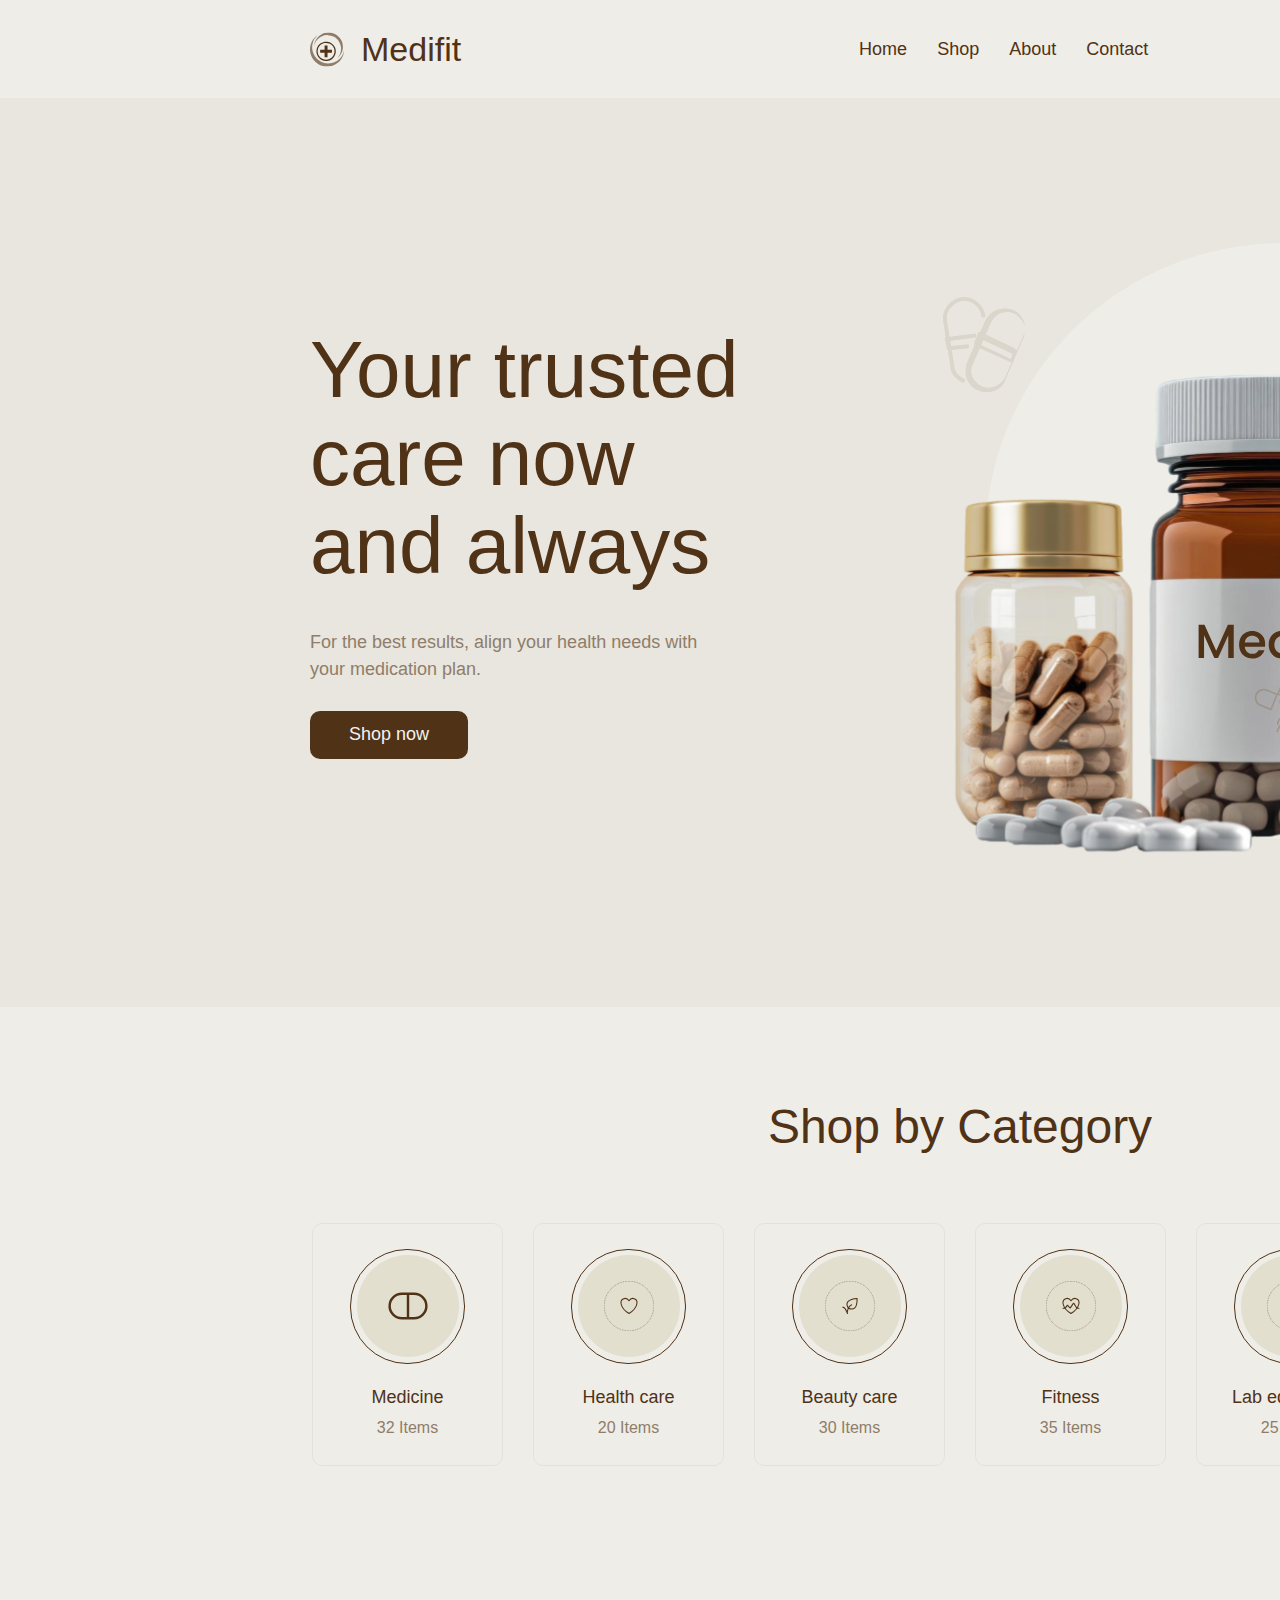
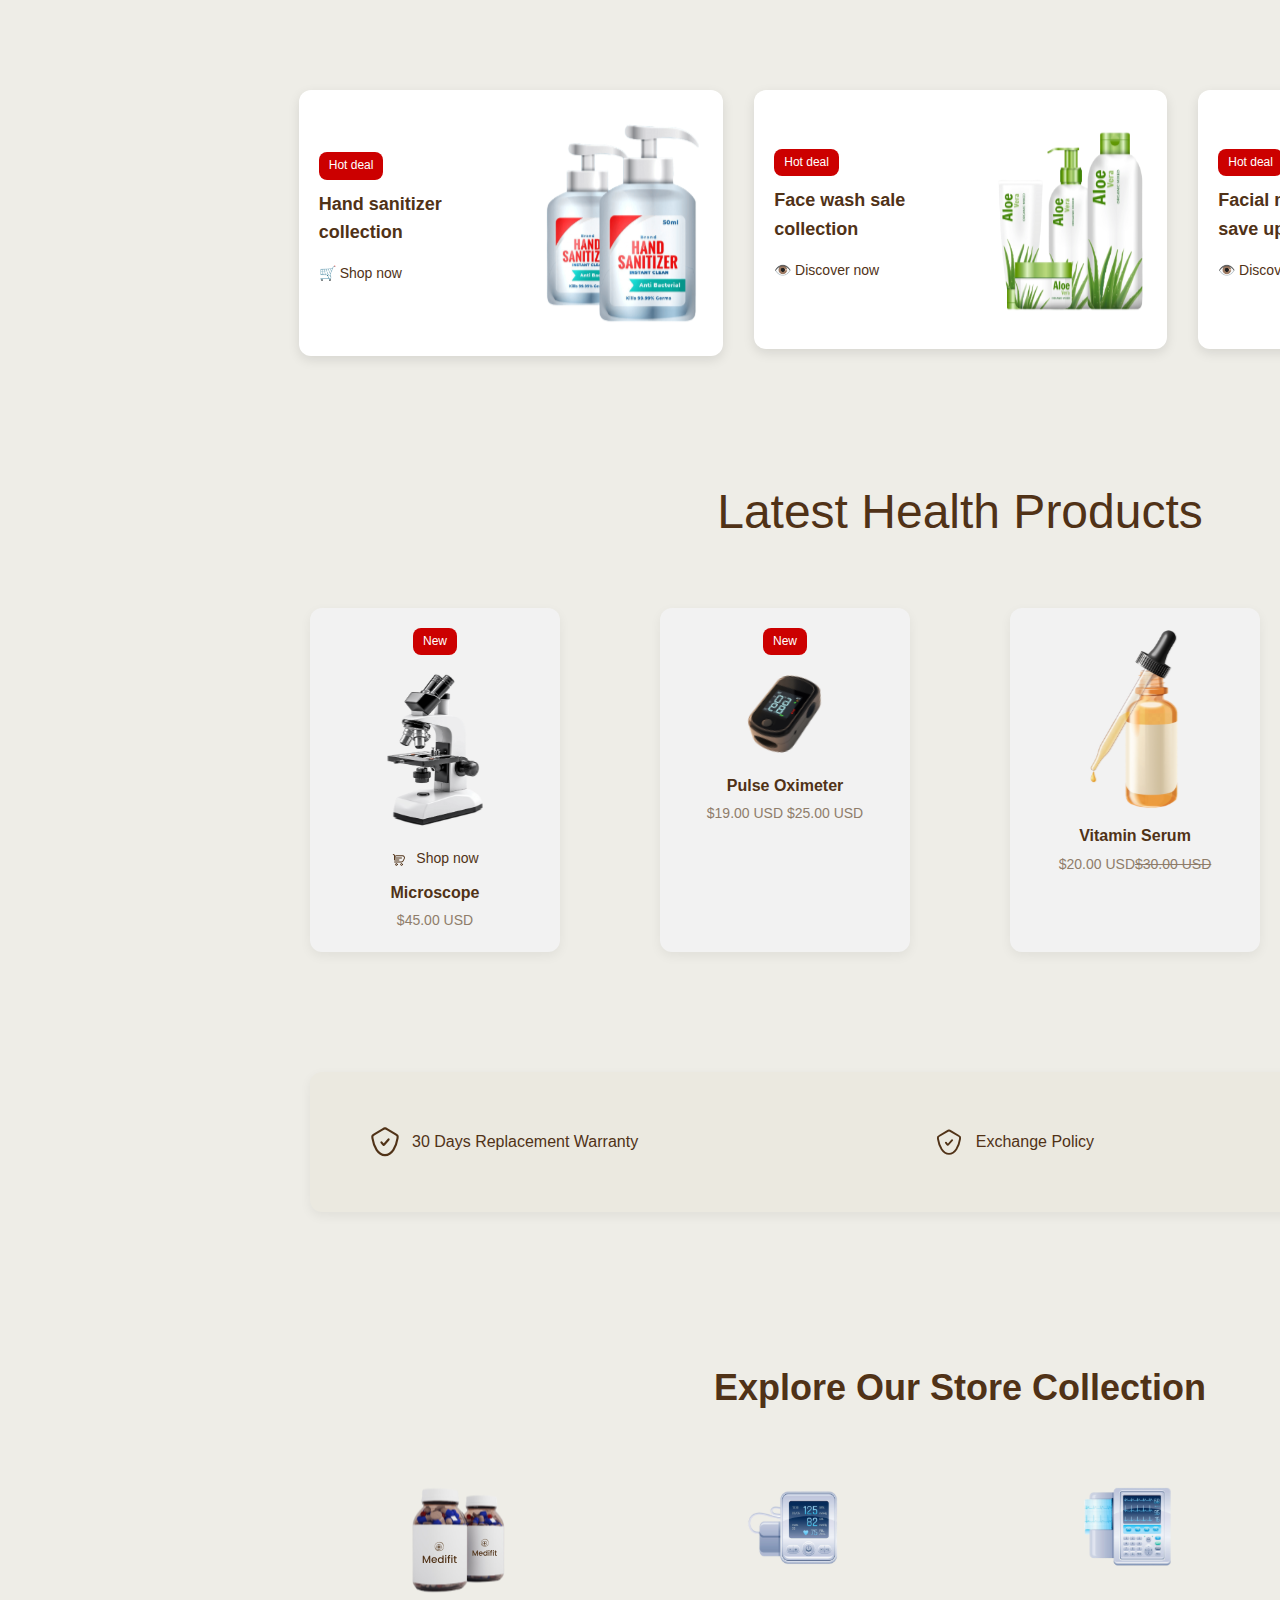
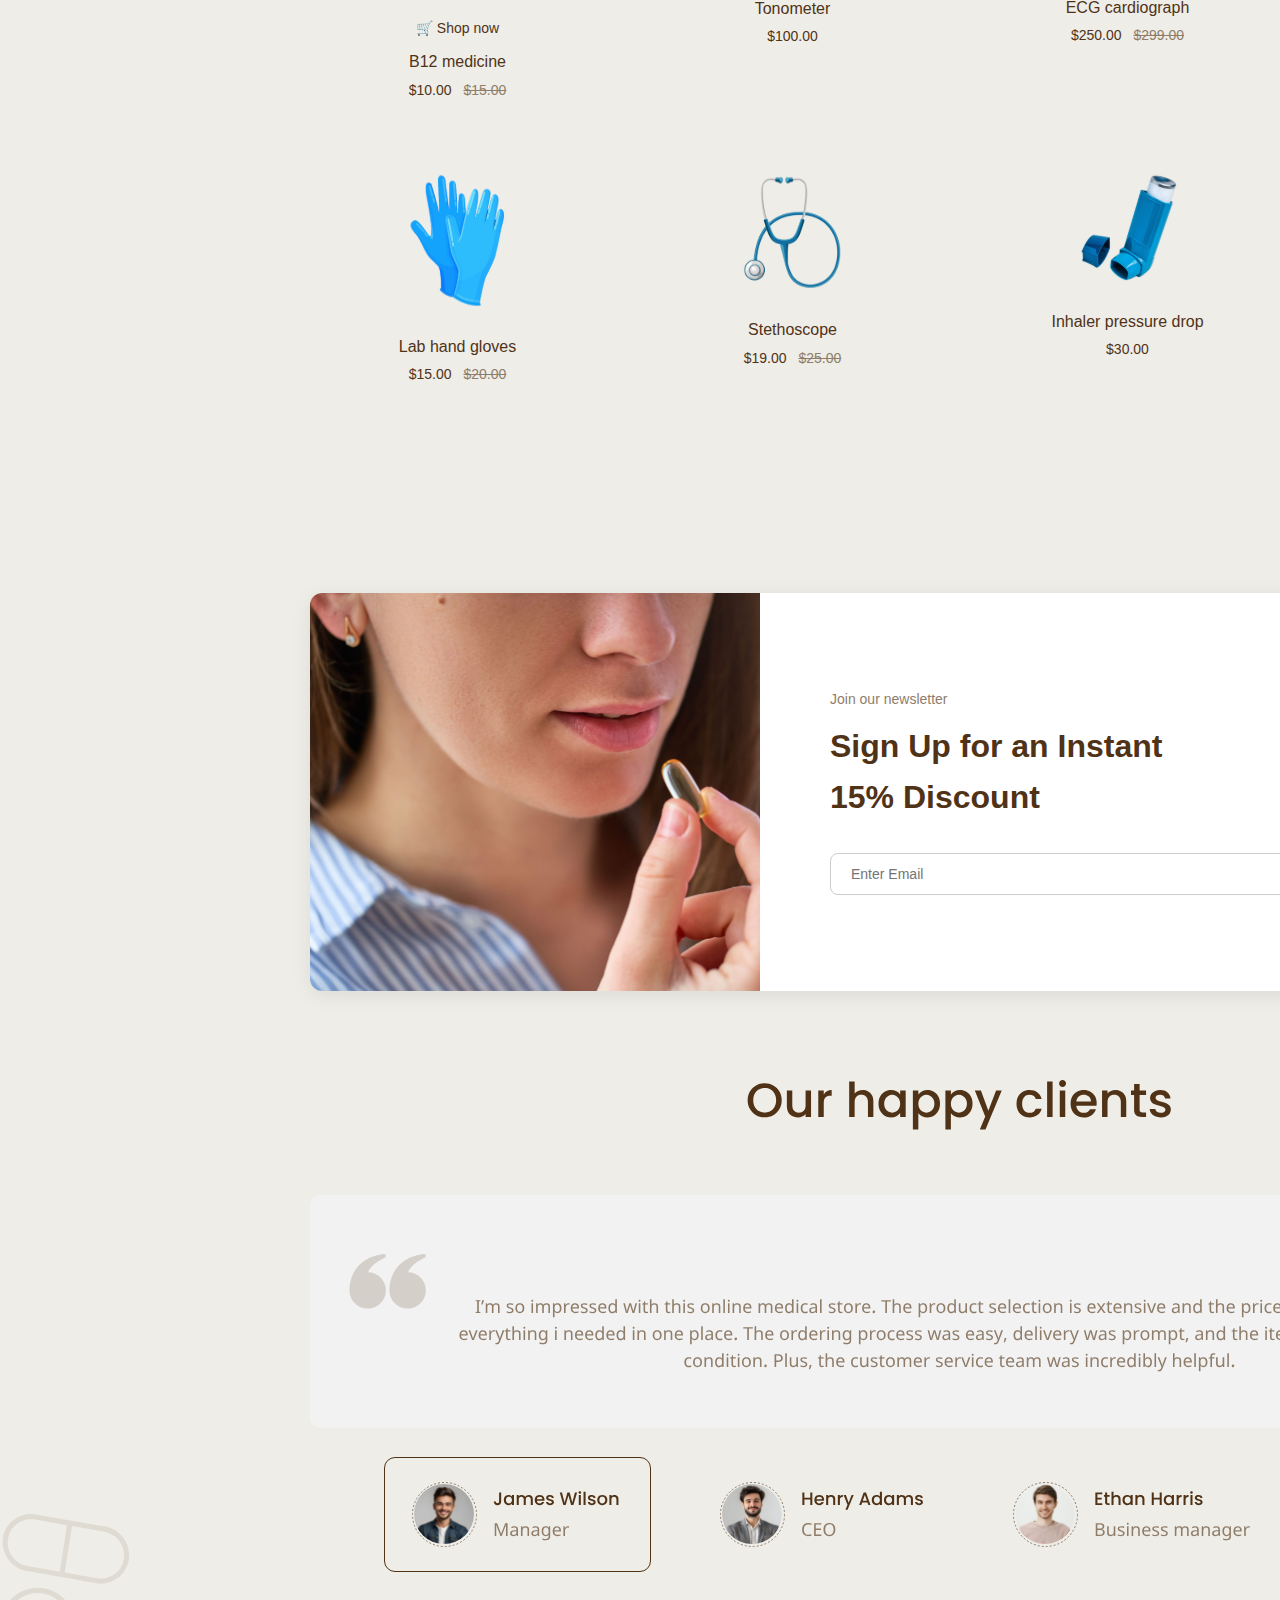
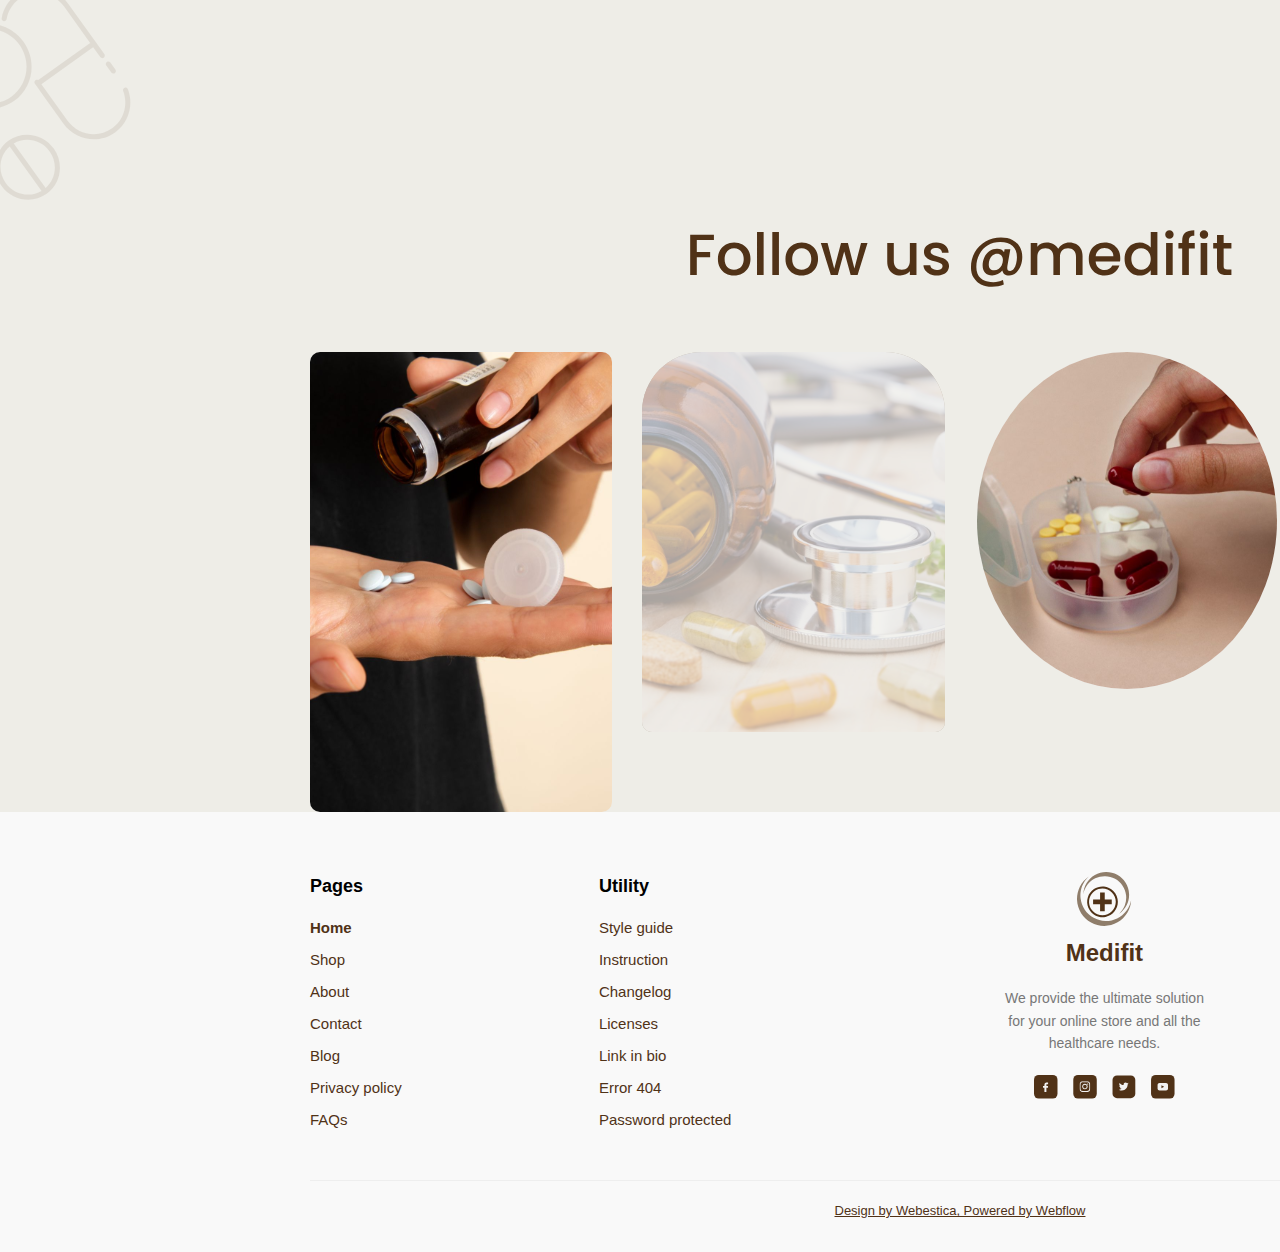
<file: index.html>
<!DOCTYPE html>
<html lang="en">
  <head>
    <meta charset="UTF-8" />
    <meta name="viewport" content="width=device-width, initial-scale=1.0" />
    <title>Medifit Header</title>
    <link rel="stylesheet" href="style.css" />
  </head>
  <body>
    
      <div class="containerr">
        <header class="header">
          <div class="logo-section">
       <!---- <a href="#hero" >-->
          <img src="images/logo.jpg.svg" alt="Medifit logo" class="logo" />
          <h1 class="brand-name">Medifit</h1>
        <!--</a>-->
</div>
        <nav class="nav-menu">
          <ul class="nav-list">
            <li><a href="#Home" class="nav-link"> Home    </a></li>
            <li><a href="shop.html" class="nav-link1"> Shop   </a></li>
            <li><a href="about.html" class="nav-link2"> About </a></li>
            <li><a href="#Contact" class="nav-link3"> Contact </a></li>
          </ul>
        </nav>
        <div class="header-actions">
          <img src="images/search.svg" alt="Search" class="search-icon" onclick="toggleSearch()" />
          <div class="cart-container">
              <img src="images/cart.svg" alt="Cart" class="cart-icon" onclick="toggleCart()" />
              <span class="cart-badge">0</span>
          </div>
      </div>
  </header>
        

    <section class="hero-section">
      <div class="hero-content">
          <h2 class="hero-title">Your trusted </br>care now </br> and always</h2>
          <p class="hero-description">For the best results, align your health needs with your medication plan.</p>
          <button class="cta-button" onclick="shopNow()">Shop now</button>
   </div>
   <div class="hero-visual">
    <div class="hero-circle"></div>
    <img src="images/Group 220.svg"/>
</section>

<section class="category-section">
  <h2 class="section-title">Shop by Category</h2>
  
  <div class="category-grid">
      <div class="category-card" onclick="navigateToCategory('medicine')">
          <div class="category-icon-wrapper">
              <div class="category-icon-bg">
                  <img src="images/capsule.svg" alt="Medicine" class="category-icon" />
              </div>
          </div>
          <h3 class="category-name">Medicine</h3>
          <p class="category-count">32 Items</p>
      </div>
      
      <div class="category-card" onclick="navigateToCategory('healthcare')">
          <div class="category-icon-wrapper">
              <div class="category-icon-bg">
                  <img src="images/Healthcare.svg" alt="Health care" class="category-icon" />
              </div>
          </div>
          <h3 class="category-name">Health care</h3>
          <p class="category-count">20 Items</p>
      </div>
      
      <div class="category-card" onclick="navigateToCategory('beauty')">
          <div class="category-icon-wrapper">
              <div class="category-icon-bg">
                  <img src="images/Beautycare.svg" alt="Beauty care" class="category-icon" />
              </div>
          </div>
          <h3 class="category-name">Beauty care</h3>
          <p class="category-count">30 Items</p>
      </div>
       
      <div class="category-card" onclick="navigateToCategory('fitness')">
          <div class="category-icon-wrapper">
              <div class="category-icon-bg">
                  <img src="images/Fitness.svg" alt="Fitness" class="category-icon" />
              </div>
          </div>
          <h3 class="category-name">Fitness</h3>
          <p class="category-count">35 Items</p>
      </div>
      
      <div class="category-card" onclick="navigateToCategory('lab-equipment')">
          <div class="category-icon-wrapper">
              <div class="category-icon-bg">
                  <img src="images/Labequibment.svg" alt="Lab equipment" class="category-icon" />
              </div>
          </div>
          <h3 class="category-name">Lab equipment</h3>
          <p class="category-count">25 Items</p>
      </div>
      
      <div class="category-card" onclick="navigateToCategory('medkits')">
          <div class="category-icon-wrapper">
              <div class="category-icon-bg">
                  <img src="images/Medkts.svg" alt="Medkits" class="category-icon" />
              </div>
          </div>
          <h3 class="category-name">Medkits</h3>
          <p class="category-count">25 Items</p>
      </div>
  </div>
</section>



<section class="custom-rectangle-section">
  <div class="rectangle-row">
    <div class="rectangle rectangle-1">
      <div class="text-content">
        <div class="badge">Hot deal</div>
        <div class="rect-title">Hand sanitizer <br>collection</div>
        <a href="#" class="shop-now">🛒 Shop now</a>
      </div>
      <div class="image-wrapper">
      <a href="#">  <img src="images/handsanitizer.svg" alt="Sanitizer" /></a>
      </div>
    </div>

    <div class="rectangle rectangle-2">
      <div class="text-content">
        <div class="badge">Hot deal</div>
        <div class="rect-title">Face wash sale <br> collection</div>
        <a href="#" class="shop-now">👁️ Discover now</a>
      </div>
      <div class="image-wrapper2">
        <a href="#"><img src="images/wash.svg" alt="Face Wash" /></a>
      </div>
    </div>

    <div class="rectangle rectangle-3">
      <div class="text-content">
        <div class="badge">Hot deal</div>
        <div class="rect-title">Facial mask deals <br>save up to 50%</div>
        <a href="#" class="shop-now">👁️ Discover now</a>
      </div>
      <div class="image-wrapper3">
     <a href="#">  <img src="images/mask.svg" alt="Face Mask" /></a> 
      </div>
    </div>
  </div>
</section>
<section class="latest-health-section">
  <h2 class="section-title">Latest Health Products</h2>
  <div class="latest-product-grid">
    
    <div class="product-card">
      <div class="badge">New</div>
      <img src="images/microscope.svg" alt="microscope" class="product-image" />
     
      <a href="#" class="shop-now">
        <img src="images/cart-shopping-fast.svg" alt="Shop Icon" width="16" height="16" style="vertical-align: middle; margin-right: 5px;">
        Shop now
      </a> <h3 class="product-title">Microscope</h3>
      <p class="product-price">$45.00 USD</p>
      
    </div>

    <div class="product-card">
      <div class="badge">New</div>
      <img src="images/sleek-pulse-oximeter-with-soft-ambient-lighting.svg" alt="Immunity Booster" class="product-image" />
      <h3 class="product-title">Pulse Oximeter</h3>
      <p class="product-price">$19.00 USD  $25.00 USD</p>
     
    </div>

    <div class="product-card">
     
      <img src="images/Group 161.svg" alt="Face Mask Pack" class="product-image" />
      <h3 class="product-title">Vitamin Serum</h3>
      <p class="product-price"> $20.00 USD<s>$30.00 USD</s> </p>
    
    </div>

    <div class="product-card">
      <div class="badge">New</div>
    <div class="high">  
      <img src="images/high protein.svg" alt="Herbal Syrup" class="product-image" />
      <h3 class="product-title">High protein</h3>
      <p class="product-price">$50.00 USD</p>
    </div>
    </div>
</div>
  </div>
  <section class="long-feature-rectangle">
    <div class="long-feature-item">
      <img src="images/Vector.svg" alt="Replacement" class="feature-icon" />
      <span>30 Days Replacement Warranty</span>
    </div>
    
    <div class="long-feature-item">
      <img src="images/shield-check.svg" alt="Exchange" class="feature-icon" />
      <span>Exchange Policy</span>
    </div>
    <div class="long-feature-item">
      <img src="images/arrow-left-arrow-right (1).svg" alt="Secure Payment" class="feature-icon" />
      <span>   Secure Payment</span>
      
    </div>
  </section>
  <section class="store-collection">
    <h2 class="section-title">Explore Our Store Collection</h2>
    <div class="product-grid">
      <div class="product-box">
        <img src="images/Group 192.svg" alt="B12" />
        <a href="#" class="shop-now">🛒 Shop now</a>
        <h3 class="title">B12 medicine</h3>
        <p class="price">$10.00 <span class="old-price">$15.00</span></p>
      </div>
      <div class="product-box">
        <img src="images/tonometer.svg"  alt="Tonometer" />
        <h3 class="title">Tonometer</h3>
        <p class="price">$100.00</p>
      </div>
      <div class="product-box">
        <img src="images/ecg.svg" alt="ECG" />
        <h3 class="title">ECG cardiograph</h3>
        <p class="price">$250.00 <span class="old-price">$299.00</span></p>
      </div>
      <div class="product-box">
        <img src="images/bloodglu.svg" alt="Glucose" />
        <h3 class="title">Blood glucose meter</h3>
        <p class="price">$15.00</p>
      </div>
  
      <div class="product-box">
        <img src="images/lab gloves.svg" alt="Gloves" />
        <h3 class="title">Lab hand gloves</h3>
        <p class="price">$15.00 <span class="old-price">$20.00</span></p>
      </div>
      <div class="product-box">
        <img src="images/stethoscope.svg" alt="Stethoscope" />
        <h3 class="title">Stethoscope</h3>
        <p class="price">$19.00 <span class="old-price">$25.00</span></p>
      </div>
      <div class="product-box">
        <img src="images/inhaller.svg" alt="Inhaler" />
        <h3 class="title">Inhaler pressure drop</h3>
        <p class="price">$30.00</p>
      </div>
      <div class="product-box">
        <img src="images/mutivittamin.svg" alt="Multi vitamin" />
        <h3 class="title">Multi vitamin</h3>
        <p class="price">$10.00</p>
      </div>
    </div>
  </section>
  


<section class="newsletter-section">
  <div class="newsletter-container">
    <div class="newsletter-image">
      <img src="images/young-woman-taking-dietary-supplement-vitamin-omega-3-health-fish-oil-softgel-vitamin-d-vitamin-c-support-immunity-disease-prevention 1.svg" alt="women" />
    </div>
    <div class="newsletter-content">
      <p class="small-text">Join our newsletter</p>
      <h2 class="headline">Sign Up for an Instant<br />15% Discount</h2>
      <form class="newsletter-form">
        <input type="email" placeholder="Enter Email" required />
        <button type="submit">Sign up</button>
      </form>
    </div>
  </div>
</section>

<section>
  <img src="images/testomonial.svg"/>
</section>

<section class="insta">
  <img src="images/instagram.svg"/>
</section>

<footer class="footer">
  <div class="footer-container">
    <div class="footer-column">
      <h4><strong> Pages</strong></h4>
     
      <ul>
        <li><strong>Home</strong></li>
        <li>Shop</li>
        <li>About</li>
        <li>Contact</li>
        <li>Blog</li>
        <li>Privacy policy</li>
        <li>FAQs</li>
      </ul>
    </div>

    <div class="footer-column">
      <h4><strong>Utility</strong></h4>
      <ul>
        <li>Style guide</li>
        <li>Instruction</li>
        <li>Changelog</li>
        <li>Licenses</li>
        <li>Link in bio</li>
        <li>Error 404</li>
        <li>Password protected</li>
      </ul>
    </div>

    <div class="footer-center">
      <div><img src="images/Group 123 (1).svg" /> <h2 class="footer-brand"> Medifit</h2></div>
      <p>We provide the ultimate solution<br />for your online store and all the<br />healthcare needs.</p>
      <div class="social-icons">
        <img src="images/Group 13.svg" alt="Facebook" />
        <img src="images/Group 14.svg" alt="Instagram" />
        <img src="images/Group 16.svg" alt="Twitter" />
        <img src="images/Group 15.svg" alt="YouTube" />
      </div>
    </div>

    <div class="footer-column">
      <h4>Address</h4>
      <p>1640 Parker Rd, Allentown,<br />New Mexico 31134</p>

      <h4>Contact</h4>
      <p>📧 hello@gmail.com<br />📞 (209) 555-0104</p>
    </div>
  </div>

  <div class="footer-bottom">
    <p>Design by Webestica, Powered by Webflow</p>
  </div>
</footer>

</body>
</html>
</file>
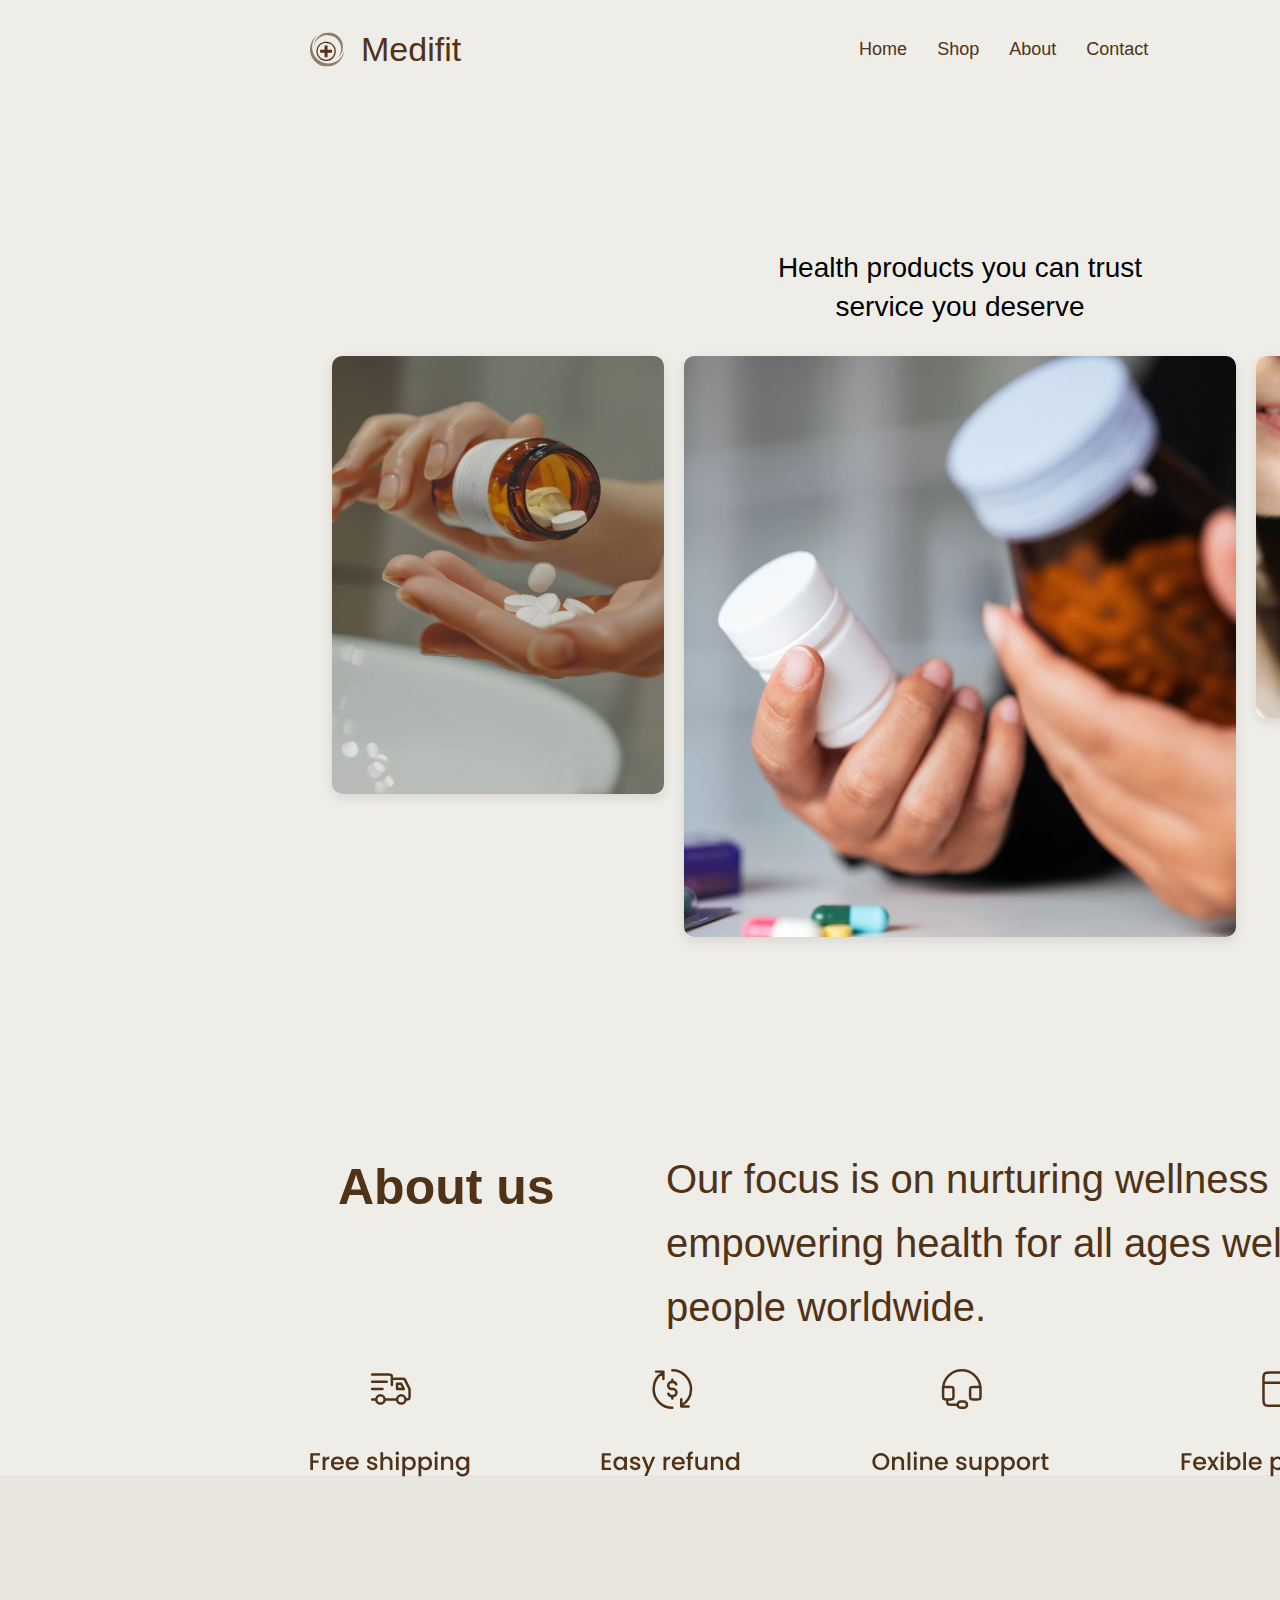
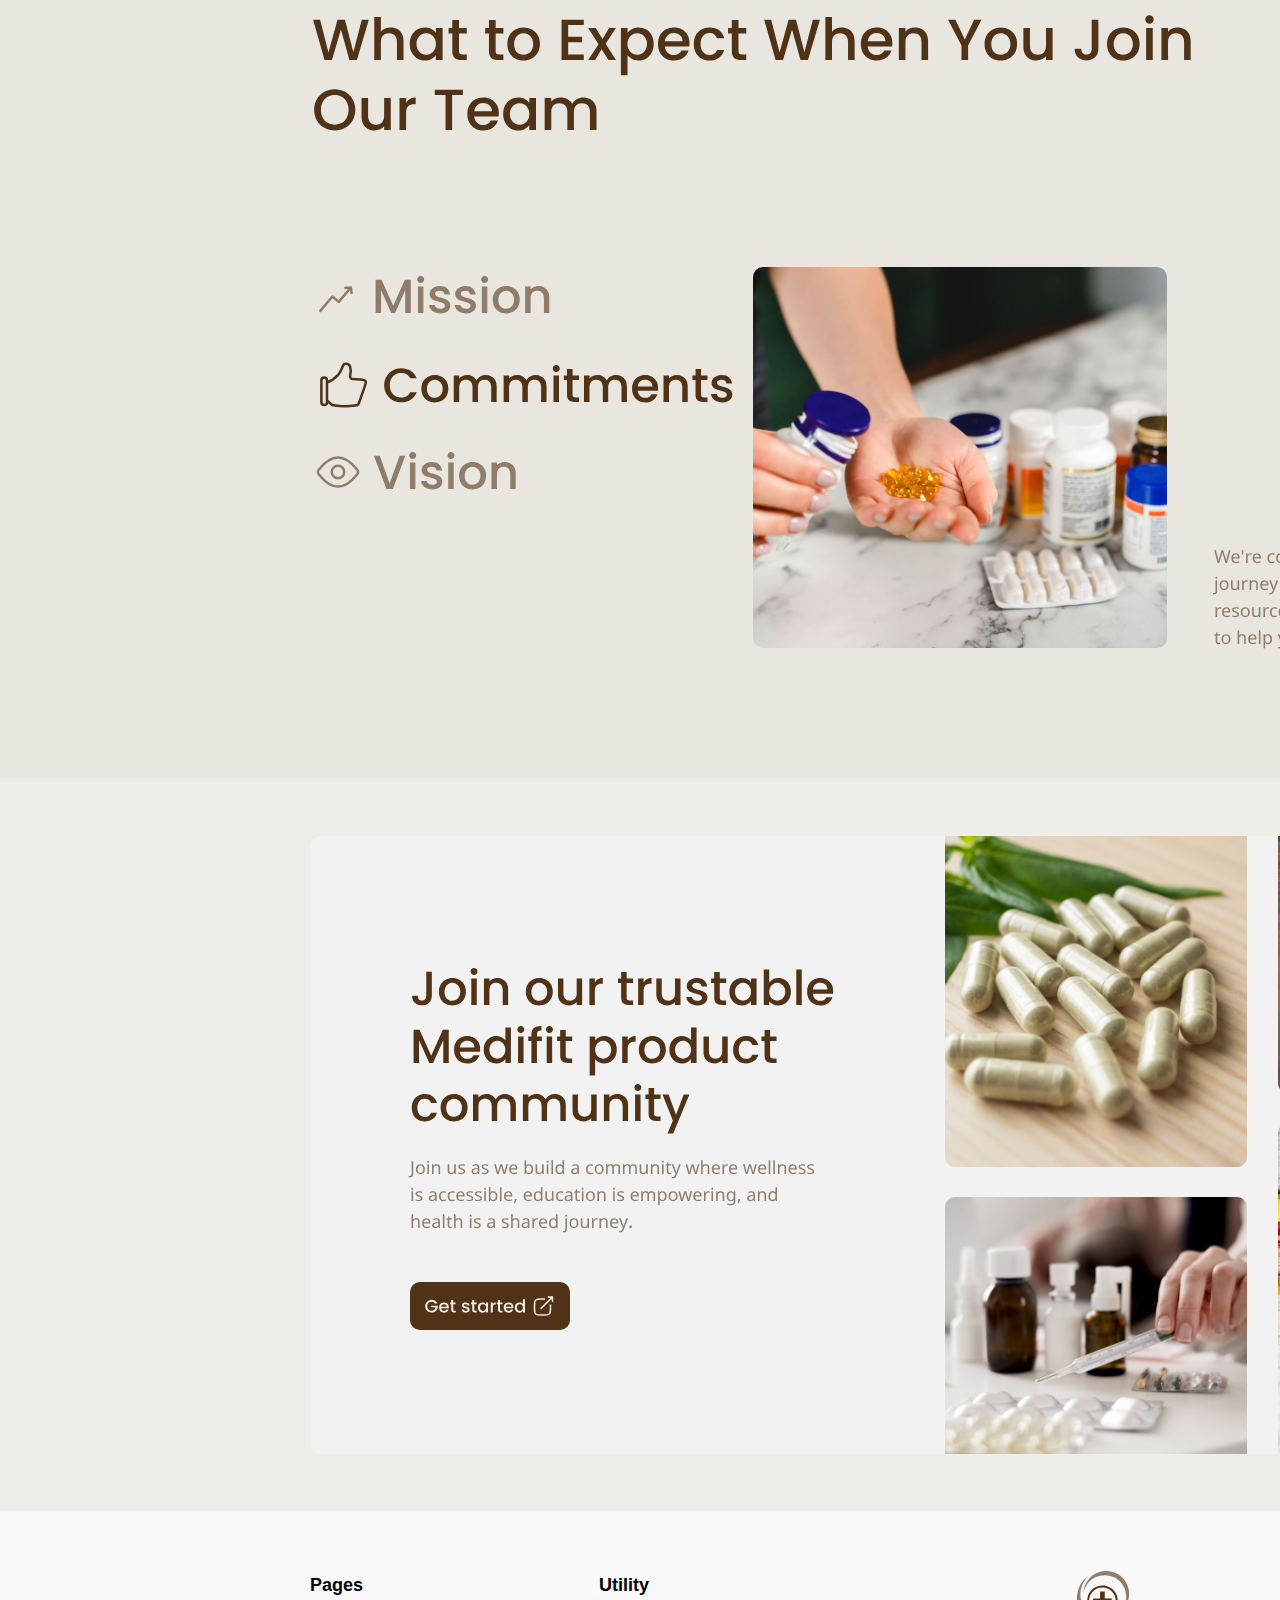
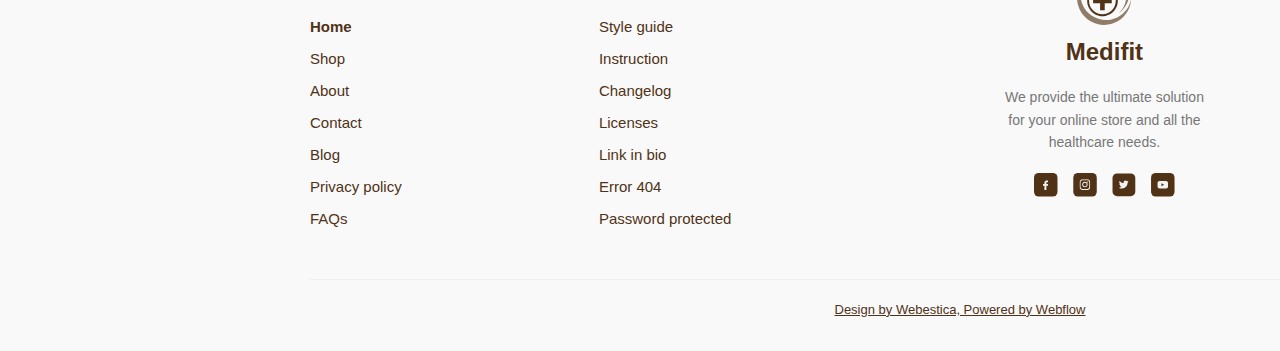
<file: about.html>
<!DOCTYPE html>
<html lang="en">
  <head>
    <meta charset="UTF-8" />
    <meta name="viewport" content="width=device-width, initial-scale=1.0" />
    <title>Medifit Header</title>
    <link rel="stylesheet" href="style1.css" />
  </head>
  <body>
    
      <div class="containerr">
        <header class="header">
          <div class="logo-section">
       <!---- <a href="#hero" >-->
          <img src="images/logo.jpg.svg" alt="Medifit logo" class="logo" />
          <h1 class="brand-name">Medifit</h1>
        <!--</a>-->
</div>
        <nav class="nav-menu">
          <ul class="nav-list">
            <li><a href="index.html" class="nav-link"> Home    </a></li>
            <li><a href="shop.html" class="nav-link1"> Shop   </a></li>
            <li><a href="#About" class="nav-link2"> About </a></li>
            <li><a href="#Contact" class="nav-link3"> Contact </a></li>
          </ul>
        </nav>
        <div class="header-actions">
          <img src="images/search.svg" alt="Search" class="search-icon" onclick="toggleSearch()" />
          <div class="cart-container">
              <img src="images/cart.svg" alt="Cart" class="cart-icon" onclick="toggleCart()" />
              <span class="cart-badge">0</span>
          </div>
      </div>
  </header>


  <section class="health-section">
    <div class="nothing">

    <div class="wrapper">
      <h2>Health products you can trust<br>service you deserve</h2>
    <div class="image-row">
      <img src="images/Rectangle 12444.svg" class="img1" alt="Pills 1">
      <img src="images/Rectangle 12333.svg" class="img2" alt="Pills 2">
      <img src="images/Rectangle 12555.svg" class="img3"  alt="Capsule">
    </div>
    </div>
  </section>
<section>
 <div class="nothing">
<div class="about-section">
  <div class ="about-heading"> About us</div>
  <div class="about-text">
    Our focus is on nurturing wellness and empowering health for all ages well being  for </br>people worldwide.
  </div>
</div>
</div>
</section>
<section >
  
  <img src="images/mmmm.svg"  class="ccct"/>

</section>
<section>
  <img src="images/mission , vision ,commitments.svg"/>
</section>
<section class="doo">
  <div class="right-box">
    <img src="images/CTAaaaa.svg" alt="Centered Image">
  </div>
</section>

</section>





























<footer class="footer">
  <div class="footer-container">
    <div class="footer-column">
      <h4><strong> Pages</strong></h4>
     
      <ul>
        <li><strong>Home</strong></li>
        <li>Shop</li>
        <li>About</li>
        <li>Contact</li>
        <li>Blog</li>
        <li>Privacy policy</li>
        <li>FAQs</li>
      </ul>
    </div>

    <div class="footer-column">
      <h4><strong>Utility</strong></h4>
      <ul>
        <li>Style guide</li>
        <li>Instruction</li>
        <li>Changelog</li>
        <li>Licenses</li>
        <li>Link in bio</li>
        <li>Error 404</li>
        <li>Password protected</li>
      </ul>
    </div>

    <div class="footer-center">
      <div><img src="images/Group 123 (1).svg" /> <h2 class="footer-brand"> Medifit</h2></div>
      <p>We provide the ultimate solution<br />for your online store and all the<br />healthcare needs.</p>
      <div class="social-icons">
        <img src="images/Group 13.svg" alt="Facebook" />
        <img src="images/Group 14.svg" alt="Instagram" />
        <img src="images/Group 16.svg" alt="Twitter" />
        <img src="images/Group 15.svg" alt="YouTube" />
      </div>
    </div>

    <div class="footer-column">
      <h4>Address</h4>
      <p>1640 Parker Rd, Allentown,<br />New Mexico 31134</p>

      <h4>Contact</h4>
      <p>📧 hello@gmail.com<br />📞 (209) 555-0104</p>
    </div>
  </div>

  <div class="footer-bottom">
    <p>Design by Webestica, Powered by Webflow</p>
  </div>
</footer>

</body>
</html>
</file>
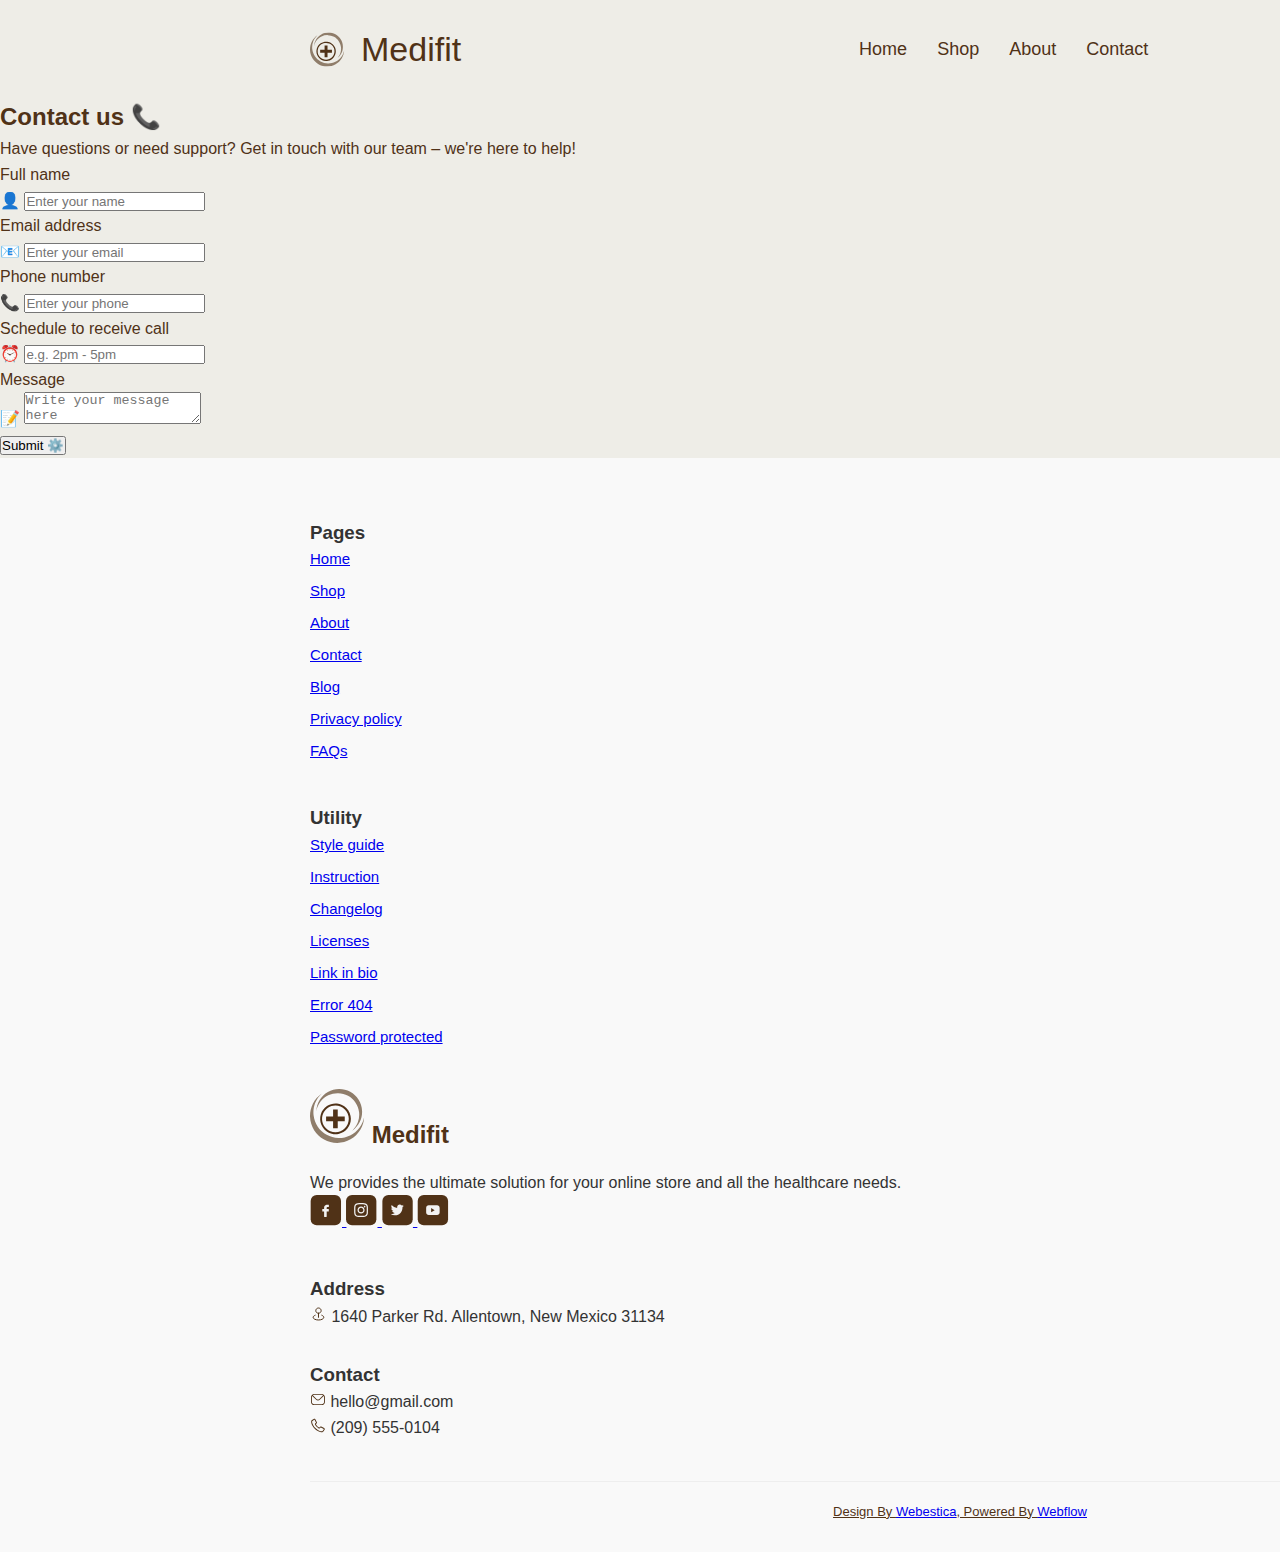
<file: contact.html>
<!DOCTYPE html>
<html lang="en">
  <head>
    <meta charset="UTF-8" />
    <meta name="viewport" content="width=device-width, initial-scale=1.0" />
    <title>Medifit Header</title>
    <link rel="stylesheet" href="style.css" />
  </head>
  <body>
    
      <div class="containerr">
        <header class="header">
          <div class="logo-section">
       <!---- <a href="#hero" >-->
          <img src="images/logo.jpg.svg" alt="Medifit logo" class="logo" />
          <h1 class="brand-name">Medifit</h1>
        <!--</a>-->
</div>
        <nav class="nav-menu">
          <ul class="nav-list">
            <li><a href="index.html" class="nav-link"> Home    </a></li>
            <li><a href="shop.html" class="nav-link1"> Shop   </a></li>
            <li><a href="about.html" class="nav-link2"> About </a></li>
            <li><a href="#Contact" class="nav-link3"> Contact </a></li>
          </ul>
        </nav>
        <div class="header-actions">
          <img src="images/search.svg" alt="Search" class="search-icon" onclick="toggleSearch()" />
          <div class="cart-container">
              <img src="images/cart.svg" alt="Cart" class="cart-icon" onclick="toggleCart()" />
              <span class="cart-badge">0</span>
          </div>
      </div>
  </header>
  <section class="contact-section">
    <div class="contact-container">
      <h2 class="contact-title">Contact us <span>📞</span></h2>
      <p class="contact-subtext">
        Have questions or need support? Get in touch with our team – we're here to help!
      </p>
  
      <form class="contact-form">
        <div class="form-row">
          <div class="form-group">
            <label>Full name</label>
            <div class="input-wrapper">
              <span class="icon">👤</span>
              <input type="text" placeholder="Enter your name" />
            </div>
          </div>
          <div class="form-group">
            <label>Email address</label>
            <div class="input-wrapper">
              <span class="icon">📧</span>
              <input type="email" placeholder="Enter your email" />
            </div>
          </div>
        </div>
  
        <div class="form-row">
          <div class="form-group">
            <label>Phone number</label>
            <div class="input-wrapper">
              <span class="icon">📞</span>
              <input type="text" placeholder="Enter your phone" />
            </div>
          </div>
          <div class="form-group">
            <label>Schedule to receive call</label>
            <div class="input-wrapper">
              <span class="icon">⏰</span>
              <input type="text" placeholder="e.g. 2pm - 5pm" />
            </div>
          </div>
        </div>
  
        <div class="form-group full-width">
          <label>Message</label>
          <div class="input-wrapper">
            <span class="icon">📝</span>
            <textarea placeholder="Write your message here"></textarea>
          </div>
        </div>
  
        <button class="submit-button">Submit ⚙️</button>
      </form>
    </div>
  </section>
  
  





































<footer class="footer">
    <div class="footer-content">
        <div class="footer-column">
            <h3>Pages</h3>
            <ul>
                <li><a href="index.html">Home</a></li>
                <li><a href="shop.html">Shop</a></li>
                <li><a href="about.html">About</a></li>
                <li><a href="contact.html">Contact</a></li>
                <li><a href="#blog">Blog</a></li>
                <li><a href="#privacy">Privacy policy</a></li>
                <li><a href="#faqs">FAQs</a></li>
            </ul>
        </div>
        
        <div class="footer-column">
            <h3>Utility</h3>
            <ul>
                <li><a href="#style-guide">Style guide</a></li>
                <li><a href="#instruction">Instruction</a></li>
                <li><a href="#changelog">Changelog</a></li>
                <li><a href="#licenses">Licenses</a></li>
                <li><a href="#link-in-bio">Link in bio</a></li>
                <li><a href="#error-404">Error 404</a></li>
                <li><a href="#password-protected">Password protected</a></li>
            </ul>
        </div>
        
        <div class="footer-column">
            <div class="footer-brand">
                <img src="images/Group 123 (1).svg" alt="Medifit Logo" />
                <span class="footer-brand-name">Medifit</span>
            </div>
            
            <p class="footer-description">
                We provides the ultimate solution for your online store and all the healthcare needs.
            </p>
            
            <div class="social-links">
                <a href="#facebook" class="social-link">
                    <img src="images/facebookkk.svg" alt="Facebook" />
                </a>
                <a href="#instagram" class="social-link">
                    <img src="images/instaaa.svg" alt="Instagram" />
                </a>
                <a href="#twitter" class="social-link">
                    <img src="images/twitterr.svg" alt="Twitter" />
                </a>
                <a href="#youtube" class="social-link">
                    <img src="images/you.svg" alt="YouTube" />
                </a>
            </div>
        </div>
        
        <div class="footer-column">
            <h3>Address</h3>
            <div class="contact-info">
                <img src="images/location-pin-2.svg" alt="Location" />
                <span>1640 Parker Rd. Allentown, New Mexico 31134</span>
            </div>
            
            <h3 style="margin-top: 30px;">Contact</h3>
            <div class="contact-info">
                <img src="images/mmm.svg" alt="Email" />
                <span>hello@gmail.com</span>
            </div>
            
            <div class="contact-info">
                <img src="images/telee.svg" alt="Phone" />
                <span>(209) 555-0104</span>
            </div>
        </div>
    </div>
    
    <div class="footer-divider"></div>
    
    <div class="footer-bottom">
        <p>Design By <a href="#webestica">Webestica</a>, Powered By <a href="#webflow">Webflow</a></p>
    </div>
  </footer>
  </div>
  </body>
  </html>
</file>
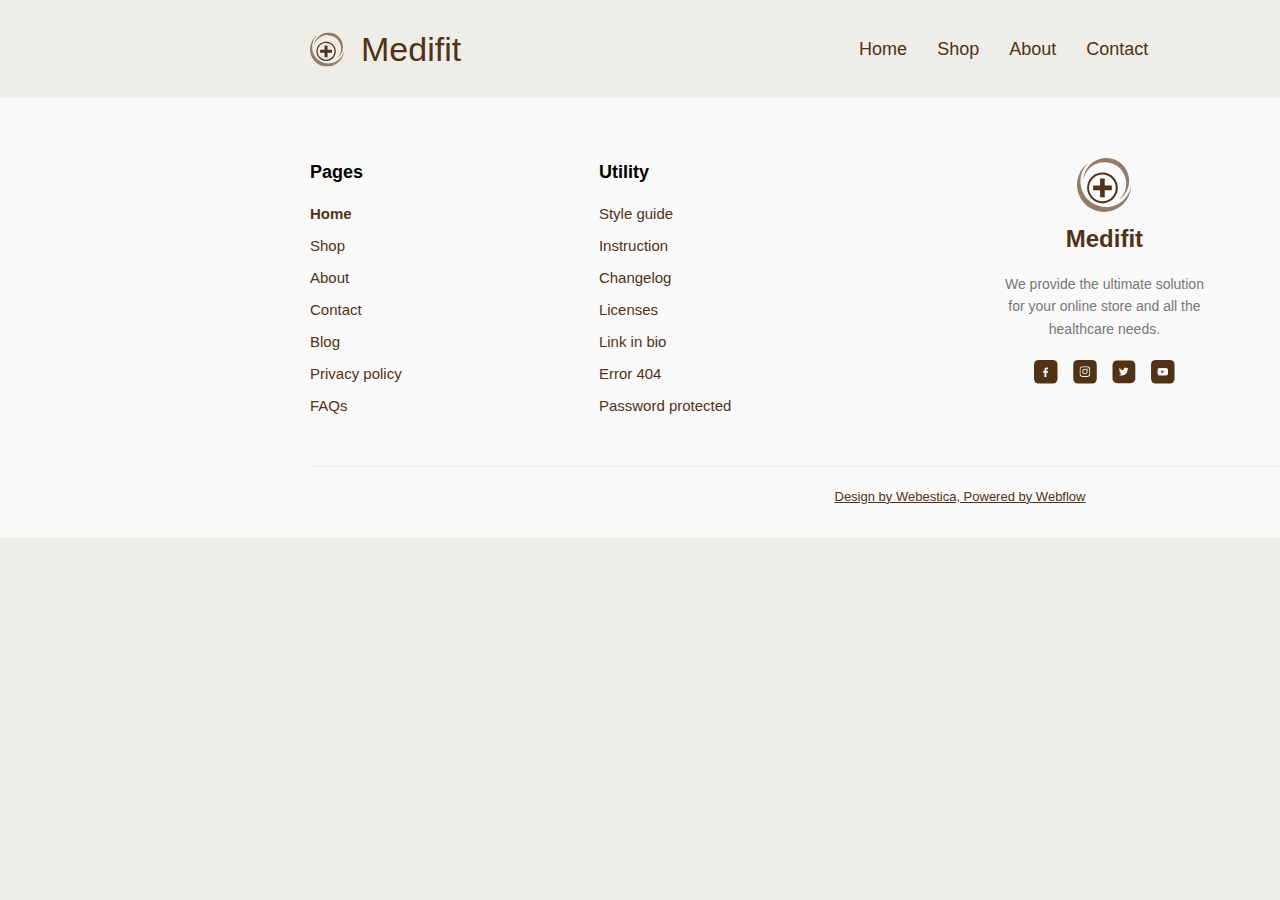
<file: shop.html>
<!DOCTYPE html>
<html lang="en">
  <head>
    <meta charset="UTF-8" />
    <meta name="viewport" content="width=device-width, initial-scale=1.0" />
    <title>Medifit Header</title>
    <link rel="stylesheet" href="shop.css" />
  </head>
  <body>
    <div class="containerr">
      <header class="header">
        <div class="logo-section">
          <!---- <a href="#hero" >-->
          <img src="images/logo.jpg.svg" alt="Medifit logo" class="logo" />
          <h1 class="brand-name">Medifit</h1>
          <!--</a>-->
        </div>
        <nav class="nav-menu">
          <ul class="nav-list">
            <li><a href="index.html" class="nav-link"> Home </a></li>
            <li><a href="#Shop" class="nav-link1"> Shop </a></li>
            <li><a href="about.html" class="nav-link2"> About </a></li>
            <li><a href="#Contact" class="nav-link3"> Contact </a></li>
          </ul>
        </nav>
        <div class="header-actions">
          <img
            src="images/search.svg"
            alt="Search"
            class="search-icon"
            onclick="toggleSearch()"
          />
          <div class="cart-container">
            <img
              src="images/cart.svg"
              alt="Cart"
              class="cart-icon"
              onclick="toggleCart()"
            />
            <span class="cart-badge">0</span>
          </div>
        </div>
      </header>
    </div>

    <footer class="footer">
      <div class="footer-container">
        <div class="footer-column">
          <h4><strong> Pages</strong></h4>

          <ul>
            <li><strong>Home</strong></li>
            <li>Shop</li>
            <li>About</li>
            <li>Contact</li>
            <li>Blog</li>
            <li>Privacy policy</li>
            <li>FAQs</li>
          </ul>
        </div>

        <div class="footer-column">
          <h4><strong>Utility</strong></h4>
          <ul>
            <li>Style guide</li>
            <li>Instruction</li>
            <li>Changelog</li>
            <li>Licenses</li>
            <li>Link in bio</li>
            <li>Error 404</li>
            <li>Password protected</li>
          </ul>
        </div>

        <div class="footer-center">
          <div>
            <img src="images/Group 123 (1).svg" />
            <h2 class="footer-brand">Medifit</h2>
          </div>
          <p>
            We provide the ultimate solution<br />for your online store and all
            the<br />healthcare needs.
          </p>
          <div class="social-icons">
            <img src="images/Group 13.svg" alt="Facebook" />
            <img src="images/Group 14.svg" alt="Instagram" />
            <img src="images/Group 16.svg" alt="Twitter" />
            <img src="images/Group 15.svg" alt="YouTube" />
          </div>
        </div>

        <div class="footer-column">
          <h4>Address</h4>
          <p>1640 Parker Rd, Allentown,<br />New Mexico 31134</p>

          <h4>Contact</h4>
          <p>📧 hello@gmail.com<br />📞 (209) 555-0104</p>
        </div>
      </div>

      <div class="footer-bottom">
        <p>Design by Webestica, Powered by Webflow</p>
      </div>
    </footer>
  </body>
</html>
</file>
<file: style.css>
* {
  margin: 0;
  padding: 0;
  box-sizing: border-box;
}

body {
  font-family: "Inter", sans-serif;
  background-color: #eeede7;
  width: 1920px;
  color: #503217;
  line-height: 1.6;
}

.container {
  width: 1920px;
  margin: 0 auto;
  background-color: #eeede7;
}

.header {
  background-color: #eeede7;
  padding: 29px 310px;
  display: flex;
  width: 1920px;
  align-items: center;
  justify-content: space-between;
  position: relative;
  z-index: 100;
}

.logo-section {
  display: flex;
  align-items: center;
  gap: 16px;
}

.logo {
  width: 35px;
  height: 35px;
}

.brand-name {
  font-family: "Poppins", sans-serif;
  font-size: 34px;
  font-weight: 500;
  line-height: 40px;
  color: #503217;
}

.nav-menu {
  display: flex;
  align-items: center;
  gap: 30px;
  width: 403.14px;
  height: 26px;
  top: 32px;
  left: 744px;
  padding: 20px 0;
  justify-content: center;
}
.nav-list {
  display: flex;
  gap: 30px;
  list-style: none;
  margin: 0;
  padding: 0;
}
.nav-link {
  width: 52px;
  height: 26px;
  font-size: 18px;
  font-weight: 400;
  line-height: 150%;
  color: #503217;
  text-decoration: none;
  transition: color 0.3s ease;
}
.nav-link1 {
  width: 43px;
  height: 26px;
  font-size: 18px;
  font-weight: 400;
  line-height: 150%;
  color: #503217;
  text-decoration: none;
  transition: color 0.3s ease;
}
.nav-link2 {
  width: 52px;
  height: 26px;
  font-size: 18px;
  font-weight: 400;
  line-height: 150%;
  color: #503217;
  text-decoration: none;
  transition: color 0.3s ease;
}
.nav-link3 {
  font-size: 18px;
  font-weight: 400;
  line-height: 150%;
  width: 67px;
  height: 26px;
  color: #503217;
  text-decoration: none;
  transition: color 0.3s ease;
}
.nav-link:hover {
  color: #f5dec5;
}
.nav-link1:hover {
  color: #f5dec5;
}
.nav-link2:hover {
  color: #f5dec5;
}
.nav-link3:hover {
  color: #f5dec5;
}
.header-actions {
  display: flex;
  align-items: center;
  gap: 20px;
}

.search-icon {
  width: 18.75px;
  height: 18.75px;
  top: 3.13px;
  left: 3.13px;
  border: 1.5px;
  cursor: pointer;
}
.cart-icon {
  width: 25px;
  height: 25px;
  top: 33px;
  cursor: pointer;
}

.search-icon:hover,
.cart-icon:hover {
  transform: scale(1.1);
}

.cart-container {
  position: relative;
}

.cart-badge {
  position: absolute;
  top: -5px;
  right: -5px;
  background-color: #503217;
  color: white;
  border-radius: 50%;
  width: 18px;
  height: 18px;
  display: flex;
  align-items: center;
  justify-content: center;
  font-size: 8px;
  font-weight: 400;
}

.hero-section {
  background-color: #e8e6de;
  padding: 156px 310px;
  display: flex;
  align-items: center;
  gap: 50px;
  position: relative;
  height: 908.89px;
  width: 1920px;
  left: 0px;
}

.hero-content {
  flex: 1;
  width: 599px;
  height: 453px;
  top: 288px;
  left: 315px;
  gap: 60px;
}

.hero-title {
  font-family: "Poppins", sans-serif;
  width: 541px;
  height: 273px;
  font-size: 80px;
  font-weight: 500;
  line-height: 110%;
  color: #503217;
}

.hero-description {
  width: 415px;
  height: 52px;
  font-size: 18px;
  font-weight: 400;
  line-height: 150%;
  color: #8f7d6a;
  margin-top: 30px;
}

.cta-button {
  background-color: #503217;
  color: #f2f2f2;
  border: none;
  border-radius: 10px;
  font-size: 18px;
  font-weight: 400;
  line-height: 150%;
  width: 158px;
  height: 48px;
  cursor: pointer;

  top: 10p;
  margin-top: 30px;
}

.cta-button:hover {
  background-color: #6c543e;
  transform: translateY(-2px);
}

.hero-visual {
  flex: 1;
  position: relative;
  height: 716.42px;
}

.product-image-main {
  position: absolute;
  width: 556px;
  height: 612px;
  top: 160px;
  left: 29px;
  z-index: 2;
}

.product-image-secondary {
  position: absolute;
  width: 356px;
  height: 220px;
  top: 296px;
  left: 0;
  z-index: 3;
}

.product-image-tertiary {
  position: absolute;
  width: 343px;
  height: 198px;
  top: 307px;
  right: 0;
  z-index: 3;
}

.medifit-badge {
  position: absolute;
  bottom: 77px;
  right: 95px;
  z-index: 4;
}

.medifit-text {
  font-family: "Poppins", sans-serif;
  font-size: 48px;
  font-weight: 500;
  line-height: 72px;
  color: #503217;
}

.medifit-icon {
  width: 64px;
  height: 64px;
  margin-left: 10px;
}

.category-section {
  padding: 84px 312px;
  text-align: center;
}

.section-title {
  font-family: "Poppins", sans-serif;
  font-size: 48px;
  font-weight: 500;
  line-height: 72px;
  color: #503217;
  margin-bottom: 60px;
}

.category-grid {
  display: grid;
  grid-template-columns: repeat(6, 1fr);
  gap: 30px;
  margin-bottom: 80px;
}

.category-card {
  background-color: transparent;
  border: 1px solid rgba(143, 125, 106, 0.1);
  border-radius: 10px;
  padding: 25px;
  text-align: center;
  transition: all 0.3s ease;
  cursor: pointer;
}

.category-card:hover {
  transform: translateY(-5px);
  box-shadow: 0 10px 25px rgba(80, 50, 23, 0.1);
  border-color: #503217;
}

.category-icon-wrapper {
  width: 115px;
  height: 115px;
  margin: 0 auto 20px;
  border: 1px solid #503217;
  border-radius: 57px;
  display: flex;
  align-items: center;
  justify-content: center;
  position: relative;
}

.category-icon-bg {
  width: 102px;
  height: 102px;
  background-color: #e2dfcf;
  border-radius: 51px;
  display: flex;
  align-items: center;
  justify-content: center;
}

.category-icon {
  width: 50px;
  height: 50px;
}

.category-name {
  font-family: "Poppins", sans-serif;
  font-size: 18px;
  font-weight: 500;
  line-height: 27px;
  color: #503217;
  margin-bottom: 5px;
}

.category-count {
  font-size: 16px;
  font-weight: 400;
  line-height: 24px;
  color: #8f7d6a;
}
.custom-rectangle-section {
  padding: 60px 0;
}

.rectangle-row {
  display: flex;
  align-items: flex-start;
  gap: 30px;
  flex-wrap: wrap;
}

.rectangle {
  background-color: #f2f2f2;

  border-radius: 12px;

  position: relative;
  align-items: center;
  justify-content: center;
  padding: 10px;
  display: flex;
  justify-content: space-between;
  align-items: center;
  overflow: hidden;
}

.rectangle-1 {
  width: 424.24px;
  height: 266.09px;
  left: 298.76px;
}

.rectangle-2 {
  width: 413px;
  height: 259px;

  left: 300px;
  radius: 10px;
}
.rectangle-3 {
  width: 422.27px;
  height: 259px;
  left: 301px;
}
.image-wrapper,
.image-wrapper2,
.image-wrapper3 {
  margin-left: auto;
}
.rectangle .image-wrapper {
  height: 202px;
  width: 163px;

  object-fit: cover;
  border-top-right-radius: 12px;
  border-bottom-right-radius: 12px;
}

.rectangle .image-wrapper2 {
  height: 184px;
  width: 150px;
}
.rectangle .image-wrapper3 {
  width: 140px;
  height: 203px;
}
.rectangle .sanitizer {
  margin-left: auto;
  width: 80px;
  height: 30px;
  radius: 10px;
  padding: 10px;
  gap: 10px;
}
.rectangle {
  display: flex;
  flex-direction: row;
  justify-content: space-between;
  padding: 20px;
  box-shadow: 0 4px 12px rgba(0, 0, 0, 0.1);

  background-color: #ffffff;
}

.rectangle-content {
  display: flex;
  flex-direction: column;
  justify-content: center;
  max-width: 200px;
  padding-right: 20px;
}

.badge {
  background-color: #cc0000;
  color: white;
  font-size: 12px;
  padding: 4px 10px;
  border-radius: 6px;
  margin-bottom: 10px;
  display: inline-block;
  width: fit-content;
}

.rect-title {
  font-size: 18px;
  color: #503217;
  font-weight: bold;
  margin-bottom: 15px;
}

.shop-now {
  font-size: 14px;
  color: #555;
  text-decoration: none;
  display: inline-block;
  margin-top: auto;
}

.latest-health-section {
  padding: 60px 310px;
  text-align: center;
}

.latest-product-grid {
  display: flex;
  justify-content: space-between;
  gap: 30px;
  margin-top: 40px;
  flex-wrap: wrap;
}

.product-card {
  background-color: #f2f2f2;
  border-radius: 12px;
  box-shadow: 0 4px 12px rgba(0, 0, 0, 0.06);
  padding: 20px;
  width: 250px;
  display: flex;
  flex-direction: column;
  align-items: center;
  transition: transform 0.3s ease;
}

.product-card:hover {
  transform: translateY(-5px);
}

.badge {
  background-color: #cc0000;
  color: white;
  font-size: 12px;
  padding: 4px 10px;
  border-radius: 8px;
  margin-bottom: 10px;
}

.product-image {
  width: 100px;
  height: auto;
  margin-bottom: 10px;
}

.shop-now {
  font-size: 14px;
  color: #503217;
  text-decoration: none;
  margin-bottom: 10px;
}

.shop-now:hover {
  text-decoration: underline;
}

.product-title {
  font-weight: 600;
  font-size: 16px;
  color: #503217;
  margin-bottom: 4px;
}

.product-price {
  font-size: 14px;
  color: #8f7d6a;
}
.high {
  width: 200px;
}

.three-column-info {
  display: flex;
  justify-content: space-between;
  align-items: flex-start;
  gap: 50px;
  padding: 60px 310px;
  background-color: #eeede7;
}

.info-box {
  display: flex;
  gap: 15px;
  max-width: 300px;
  align-items: flex-start;
}

.info-icon {
  width: 30px;
  height: 30px;
  flex-shrink: 0;
}

.info-title {
  font-size: 16px;
  font-weight: 600;
  color: #503217;
  margin-bottom: 6px;
}

.info-desc {
  font-size: 14px;
  color: #8f7d6a;
}
.long-feature-rectangle {
  display: flex;
  justify-content: space-between;
  align-items: center;
  background-color: #ebe9e0;
  border-radius: 12px;
  height: 140px;
  width: 1300px;
  padding: 25px 60px;
  margin: 60px 310px;
  box-shadow: 0 4px 12px rgba(0, 0, 0, 0.06);
}

.long-feature-item {
  display: flex;
  align-items: center;
  gap: 12px;
}

.long-feature-item span {
  font-size: 16px;
  font-weight: 500;
  color: #503217;
}

.long-feature-item img.feature-icon {
  width: 30px;
  height: 30px;
}

.store-collection {
  padding: 80px 310px;
  background-color: #eeede7;
  text-align: center;
}

.store-collection .section-title {
  font-family: "Poppins", sans-serif;
  font-size: 36px;
  font-weight: 600;
  margin-bottom: 60px;
  color: #503217;
}

.product-grid {
  display: grid;
  grid-template-columns: repeat(4, 1fr);
  gap: 50px 40px;
}

.product-box {
  background-color: transparent;
  text-align: center;
}

.product-box img {
  width: 100px;
  height: auto;
  margin-bottom: 10px;
}

.shop-now {
  display: block;
  margin-top: 5px;
  font-size: 14px;
  color: #503217;
  text-decoration: none;
}

.shop-now:hover {
  text-decoration: underline;
}

.title {
  font-size: 16px;
  font-weight: 500;
  color: #503217;
  margin: 8px 0 4px;
}

.price {
  font-size: 14px;
  color: #503217;
}

.old-price {
  text-decoration: line-through;
  color: #8f7d6a;
  margin-left: 8px;
  font-weight: normal;
}
.newsletter-section {
  padding: 80px 310px;
  background-color: #eeede7;
}

.newsletter-container {
  display: flex;
  gap: 40px;
  background-color: #ffffff;
  border-radius: 12px;
  overflow: hidden;
  box-shadow: 0 4px 20px rgba(0, 0, 0, 0.08);
}

.newsletter-image img {
  width: 100%;
  height: 100%;
  object-fit: cover;
  max-width: 450px;
  display: block;
}

.newsletter-content {
  padding: 40px 30px;
  display: flex;
  flex-direction: column;
  justify-content: center;
  flex: 1;
}

.newsletter-content .small-text {
  font-size: 14px;
  color: #8f7d6a;
  margin-bottom: 10px;
}
.small-text {
  text-align: 50px;
}

.newsletter-content .headline {
  font-size: 32px;
  font-weight: 600;
  color: #503217;
  margin-bottom: 30px;
}

.newsletter-form {
  display: flex;
  padding: 0px;
  gap: 10px;
  flex-wrap: wrap;
}

.newsletter-form input[type="email"] {
  padding: 12px 20px;
  border: 1px solid #ccc;
  border-radius: 8px;
  font-size: 14px;
  flex: 1;
  min-width: 250px;
}

.newsletter-form button {
  background-color: #503217;
  color: #fff;
  border: none;
  padding: 12px 20px;
  border-radius: 8px;
  cursor: pointer;
  font-size: 14px;
  white-space: nowrap;
  transition: background 0.3s ease;
}

.newsletter-form button:hover {
  background-color: #6c543e;
}
.insta {
  width: 1300px;
  height: 592px;
  padding-left: 310px;
}
.footer {
  background-color: #f9f9f9;
  border-color: #e8e6de;
  padding: 60px 310px 30px;
  color: #333;
  font-family: "Inter", sans-serif;
}

.footer-container {
  display: flex;
  justify-content: space-between;
  flex-wrap: wrap;
}

.footer-column {
  flex: 1;
  min-width: 200px;
  margin-bottom: 40px;
}

.footer-column h4 {
  font-size: 18px;
  margin-bottom: 15px;
  font-weight: bold;
  color: #000;
}

.footer-column ul {
  list-style: none;
  padding: 0;
}

.footer-column ul li {
  margin-bottom: 8px;

  font-size: 15px;
  color: #503217;
}

.footer-center {
  text-align: center;
  flex: 1.5;
}

.footer-brand {
  font-size: 24px;
  font-weight: bold;
  color: #503217;
  margin-bottom: 15px;
}

.footer-center p {
  font-size: 14px;
  color: #777;
  margin-bottom: 20px;
}

.social-icons {
  display: flex;
  justify-content: center;
  gap: 15px;
}

.social-icons img {
  width: 24px;
  height: 24px;
  cursor: pointer;
}

.footer-bottom {
  text-align: center;
  padding-top: 20px;
  font-size: 13px;
  color: #503217;
  font-weight: 500;
  size: 18px;
  text-decoration: underline;
  border-top: 1px solid #eee;
}
</file>
<file: style1.css>
* {
  margin: 0;
  padding: 0;
  box-sizing: border-box;
}

body {
  font-family: "Inter", sans-serif;
  background-color: #eeede7;
  width: 1920px;
  color: #503217;
  line-height: 1.6;
}

.container {
  width: 1920px;
  margin: 0 auto;
  background-color: #eeede7;
}

.header {
  background-color: #eeede7;
  padding: 29px 310px;
  display: flex;
  width: 1920px;
  align-items: center;
  justify-content: space-between;
  position: relative;
  z-index: 100;
}

.logo-section {
  display: flex;
  align-items: center;
  gap: 16px;
}

.logo {
  width: 35px;
  height: 35px;
}

.brand-name {
  font-family: "Poppins", sans-serif;
  font-size: 34px;
  font-weight: 500;
  line-height: 40px;
  color: #503217;
}

.nav-menu {
  display: flex;
  align-items: center;
  gap: 30px;
  width: 403.14px;
  height: 26px;
  top: 32px;
  left: 744px;
  padding: 20px 0;
  justify-content: center;
}
.nav-list {
  display: flex;
  gap: 30px;
  list-style: none;
  margin: 0;
  padding: 0;
}
.nav-link {
  width: 52px;
  height: 26px;
  font-size: 18px;
  font-weight: 400;
  line-height: 150%;
  color: #503217;
  text-decoration: none;
  transition: color 0.3s ease;
}
.nav-link1 {
  width: 43px;
  height: 26px;
  font-size: 18px;
  font-weight: 400;
  line-height: 150%;
  color: #503217;
  text-decoration: none;
  transition: color 0.3s ease;
}
.nav-link2 {
  width: 52px;
  height: 26px;
  font-size: 18px;
  font-weight: 400;
  line-height: 150%;
  color: #503217;
  text-decoration: none;
  transition: color 0.3s ease;
}
.nav-link3 {
  font-size: 18px;
  font-weight: 400;
  line-height: 150%;
  width: 67px;
  height: 26px;
  color: #503217;
  text-decoration: none;
  transition: color 0.3s ease;
}
.nav-link:hover {
  color: #f5dec5;
}
.nav-link1:hover {
  color: #f5dec5;
}
.nav-link2:hover {
  color: #f5dec5;
}
.nav-link3:hover {
  color: #f5dec5;
}
.header-actions {
  display: flex;
  align-items: center;
  gap: 20px;
}

.search-icon {
  width: 18.75px;
  height: 18.75px;
  top: 3.13px;
  left: 3.13px;
  border: 1.5px;
  cursor: pointer;
}
.cart-icon {
  width: 25px;
  height: 25px;
  top: 33px;
  cursor: pointer;
}

.search-icon:hover,
.cart-icon:hover {
  transform: scale(1.1);
}

.cart-container {
  position: relative;
}

.cart-badge {
  position: absolute;
  top: -5px;
  right: -5px;
  background-color: #503217;
  color: white;
  border-radius: 50%;
  width: 18px;
  height: 18px;
  display: flex;
  align-items: center;
  justify-content: center;
  font-size: 8px;
  font-weight: 400;
}
.hero-section {
  background-color: #e8e6de;
  padding: 156px 310px;
  display: flex;
  align-items: center;
  gap: 50px;
  position: relative;
  height: 908.89px;
  width: 1920px;
  left: 0px;
}

.hero-content {
  flex: 1;
  width: 599px;
  height: 453px;
  top: 288px;
  left: 315px;
  gap: 60px;
}

.hero-title {
  font-family: "Poppins", sans-serif;
  width: 541px;
  height: 273px;
  font-size: 80px;
  font-weight: 500;
  line-height: 110%;
  color: #503217;
}

.hero-description {
  width: 415px;
  height: 52px;
  font-size: 18px;
  font-weight: 400;
  line-height: 150%;
  color: #8f7d6a;
  margin-top: 30px;
}

.cta-button {
  background-color: #503217;
  color: #f2f2f2;
  border: none;
  border-radius: 10px;
  font-size: 18px;
  font-weight: 400;
  line-height: 150%;
  width: 158px;
  height: 48px;
  cursor: pointer;

  top: 10p;
  margin-top: 30px;
}

.cta-button:hover {
  background-color: #6c543e;
  transform: translateY(-2px);
}

.hero-visual {
  flex: 1;
  position: relative;
  height: 716.42px;
}

.health-section {
  padding: 40px 0;
}

.health-section h2 {
  font-size: 28px;
  font-weight: bold;
  margin-bottom: 40px;
  line-height: 1.4;
}

.wrapper {
  text-align: center;
  padding: 50px 20px;
}

.wrapper h2 {
  color: #000000;

  font-weight: 500;
  line-height: 120px;
  size: 70px;
  margin-bottom: 30px;
  line-height: 1.4;
}

.image-row {
  display: flex;
  justify-content: center;
  gap: 20px;
  flex-wrap: wrap;
}

.image-row img {
  object-fit: cover;
  border-radius: 8px;
  box-shadow: 0 4px 12px rgba(0, 0, 0, 0.1);
}

.img1 {
  width: 332px;
  height: 438px;
}

.img2 {
  width: 552px;
  height: 581px;
}

.img3 {
  width: 333px;
  height: 362px;
}

.nothing {
  width: 1320px;
  margin: 0 auto;
  padding: 60px 0;
}

.about-section {
  display: flex;
  align-items: flex-start;
}

.about-heading {
  padding-left: 38px;
  width: 271px;
  height: 70px;
  font-size: 50px !important;
  font-weight: bold;
}

.about-text {
  padding-left: 95px;
  width: 920px;
  height: 144px;
  line-height: 120%;
  font-size: 40px;
  line-height: 1.6;
  max-width: 1000px;
}

.ccct {
  position: relative;
  left: 310px;
  top: 13px;
  width: 1071px;
  height: 116px;
}
.doo {
  width: 100%;

  padding: 50px 100px;
  box-sizing: border-box;
  display: flex;
  justify-content: center; /* ✅ Center the image */
}

.right-box img {
  width: 1300px; /* You can adjust if needed */
  height: auto;
}
.footer {
  background-color: #f9f9f9;
  border-color: #e8e6de;
  padding: 60px 310px 30px;
  color: #333;
  font-family: "Inter", sans-serif;
}

.footer-container {
  display: flex;
  justify-content: space-between;
  flex-wrap: wrap;
}

.footer-column {
  flex: 1;
  min-width: 200px;
  margin-bottom: 40px;
}

.footer-column h4 {
  font-size: 18px;
  margin-bottom: 15px;
  font-weight: bold;
  color: #000;
}

.footer-column ul {
  list-style: none;
  padding: 0;
}

.footer-column ul li {
  margin-bottom: 8px;

  font-size: 15px;
  color: #503217;
}

.footer-center {
  text-align: center;
  flex: 1.5;
}

.footer-brand {
  font-size: 24px;
  font-weight: bold;
  color: #503217;
  margin-bottom: 15px;
}

.footer-center p {
  font-size: 14px;
  color: #777;
  margin-bottom: 20px;
}

.social-icons {
  display: flex;
  justify-content: center;
  gap: 15px;
}

.social-icons img {
  width: 24px;
  height: 24px;
  cursor: pointer;
}

.footer-bottom {
  text-align: center;
  padding-top: 20px;
  font-size: 13px;
  color: #503217;
  font-weight: 500;
  size: 18px;
  text-decoration: underline;
  border-top: 1px solid #eee;
}
</file>
<file: shop.css>
* {
  margin: 0;
  padding: 0;
  box-sizing: border-box;
}

body {
  font-family: "Inter", sans-serif;
  background-color: #eeede7;
  width: 1920px;
  color: #503217;
  line-height: 1.6;
}

.container {
  width: 1920px;
  margin: 0 auto;
  background-color: #eeede7;
}

.header {
  background-color: #eeede7;
  padding: 29px 310px;
  display: flex;
  width: 1920px;
  align-items: center;
  justify-content: space-between;
  position: relative;
  z-index: 100;
}

.logo-section {
  display: flex;
  align-items: center;
  gap: 16px;
}

.logo {
  width: 35px;
  height: 35px;
}

.brand-name {
  font-family: "Poppins", sans-serif;
  font-size: 34px;
  font-weight: 500;
  line-height: 40px;
  color: #503217;
}

.nav-menu {
  display: flex;
  align-items: center;
  gap: 30px;
  width: 403.14px;
  height: 26px;
  top: 32px;
  left: 744px;
  padding: 20px 0;
  justify-content: center;
}
.nav-list {
  display: flex;
  gap: 30px;
  list-style: none;
  margin: 0;
  padding: 0;
}
.nav-link {
  width: 52px;
  height: 26px;
  font-size: 18px;
  font-weight: 400;
  line-height: 150%;
  color: #503217;
  text-decoration: none;
  transition: color 0.3s ease;
}
.nav-link1 {
  width: 43px;
  height: 26px;
  font-size: 18px;
  font-weight: 400;
  line-height: 150%;
  color: #503217;
  text-decoration: none;
  transition: color 0.3s ease;
}
.nav-link2 {
  width: 52px;
  height: 26px;
  font-size: 18px;
  font-weight: 400;
  line-height: 150%;
  color: #503217;
  text-decoration: none;
  transition: color 0.3s ease;
}
.nav-link3 {
  font-size: 18px;
  font-weight: 400;
  line-height: 150%;
  width: 67px;
  height: 26px;
  color: #503217;
  text-decoration: none;
  transition: color 0.3s ease;
}
.nav-link:hover {
  color: #f5dec5;
}
.nav-link1:hover {
  color: #f5dec5;
}
.nav-link2:hover {
  color: #f5dec5;
}
.nav-link3:hover {
  color: #f5dec5;
}
.header-actions {
  display: flex;
  align-items: center;
  gap: 20px;
}

.search-icon {
  width: 18.75px;
  height: 18.75px;
  top: 3.13px;
  left: 3.13px;
  border: 1.5px;
  cursor: pointer;
}
.cart-icon {
  width: 25px;
  height: 25px;
  top: 33px;
  cursor: pointer;
}

.search-icon:hover,
.cart-icon:hover {
  transform: scale(1.1);
}

.cart-container {
  position: relative;
}

.cart-badge {
  position: absolute;
  top: -5px;
  right: -5px;
  background-color: #503217;
  color: white;
  border-radius: 50%;
  width: 18px;
  height: 18px;
  display: flex;
  align-items: center;
  justify-content: center;
  font-size: 8px;
  font-weight: 400;
}
.footer {
  background-color: #f9f9f9;
  border-color: #e8e6de;
  padding: 60px 310px 30px;
  color: #333;
  font-family: "Inter", sans-serif;
}

.footer-container {
  display: flex;
  justify-content: space-between;
  flex-wrap: wrap;
}

.footer-column {
  flex: 1;
  min-width: 200px;
  margin-bottom: 40px;
}

.footer-column h4 {
  font-size: 18px;
  margin-bottom: 15px;
  font-weight: bold;
  color: #000;
}

.footer-column ul {
  list-style: none;
  padding: 0;
}

.footer-column ul li {
  margin-bottom: 8px;

  font-size: 15px;
  color: #503217;
}

.footer-center {
  text-align: center;
  flex: 1.5;
}

.footer-brand {
  font-size: 24px;
  font-weight: bold;
  color: #503217;
  margin-bottom: 15px;
}

.footer-center p {
  font-size: 14px;
  color: #777;
  margin-bottom: 20px;
}

.social-icons {
  display: flex;
  justify-content: center;
  gap: 15px;
}

.social-icons img {
  width: 24px;
  height: 24px;
  cursor: pointer;
}

.footer-bottom {
  text-align: center;
  padding-top: 20px;
  font-size: 13px;
  color: #503217;
  font-weight: 500;
  size: 18px;
  text-decoration: underline;
  border-top: 1px solid #eee;
}
</file>
